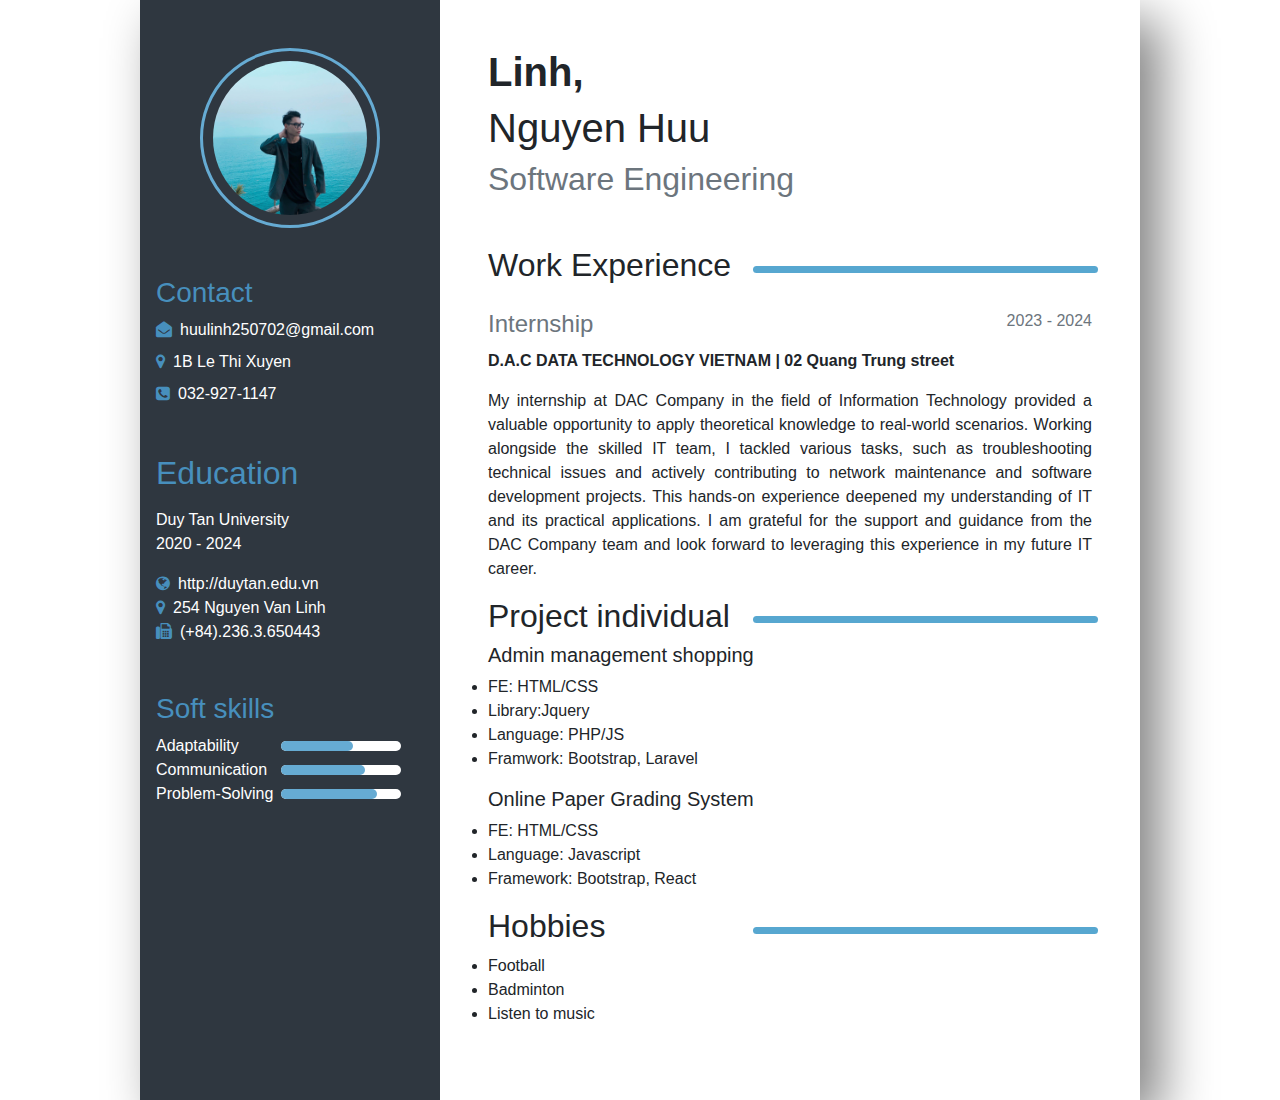
<file: index.html>
<!DOCTYPE html>
<html lang="en">

<head>
    <meta charset="UTF-8">
    <meta name="viewport" content="width=device-width, initial-scale=1.0">
    <title>CV</title>
    <link rel="stylesheet" href="./style.css">
    <link rel="stylesheet" href="https://cdn.jsdelivr.net/npm/bootstrap@4.3.1/dist/css/bootstrap.min.css"
        integrity="sha384-ggOyR0iXCbMQv3Xipma34MD+dH/1fQ784/j6cY/iJTQUOhcWr7x9JvoRxT2MZw1T" crossorigin="anonymous">
    <link rel="stylesheet" href="https://cdnjs.cloudflare.com/ajax/libs/font-awesome/4.7.0/css/font-awesome.min.css">
    <link href="https://cdn.jsdelivr.net/npm/bootstrap@5.3.2/dist/css/bootstrap.min.css" rel="stylesheet"
        integrity="sha384-T3c6CoIi6uLrA9TneNEoa7RxnatzjcDSCmG1MXxSR1GAsXEV/Dwwykc2MPK8M2HN" crossorigin="anonymous">

</head>

<body>
    <div id="main">
        <div id="sidebar">
            <div class="avatar mt-5">
                    <div class="line-avatar">
                        <img id="avatar" src="./image/avatar.jpg" alt="anh avatar">
                    </div>
            </div>

            <div class="contact ml-3">
                <h3 class="color-text-sidebar mt-5 fs-3">Contact</h3>

                <p class="text-white mt-2"><i class="fa fa-envelope-open mr-2 color-text-sidebar"
                        aria-hidden="true"></i>huulinh250702@gmail.com</p>
                <p class="text-white mt-2"><i class="fa fa-map-marker mr-2 color-text-sidebar" aria-hidden="true"></i>1B Le Thi Xuyen</p>
                <p class="text-white mt-2"><i class="fa fa-phone-square color-text-sidebar mr-2"
                        aria-hidden="true"></i>032-927-1147</p>
            </div>
            <div class="education ml-3 mt-5">
                <h2 class="color-text-sidebar">Education</h2>
                <p class="text-white mt-3">Duy Tan University </p>
                <p class="text-white">2020 - 2024</p>
                
                <p class="text-white mt-3"><i class="fa fa-globe mr-2 color-text-sidebar"
                        aria-hidden="true"></i>http://duytan.edu.vn</p>
                <p class="text-white"><i class="fa fa-map-marker mr-2 color-text-sidebar" aria-hidden="true"></i>254 Nguyen Van Linh</p>
                <p class="text-white"><i class="fa fa-fax mr-2 color-text-sidebar"
                        aria-hidden="true"></i>(+84).236.3.650443</p>
                
                </div>

            <table class="skill ml-3 mt-5">
                <tr>
                    <td><h3 class="color-text-sidebar">Soft skills</h3></td>
                </tr>
                <tr class="flex-column">
                    <td>
                        <p class="content-rate text-white fs-5 mr-2">Adaptability</p>
                    </td>
                    <td>
                        <div class="rate">
                            <div class="item-rating rating-bar1"></div>
                        </div>
                    </td>
                </tr>
                <tr class="flex-column">
                    <td>
                        <p class="content-rate text-white fs-5 mr-2">Communication</p>
                    </td>
                    <td>
                        <div class="rate">
                            <div class="item-rating rating-bar2"></div>
                        </div>
                    </td>
                </tr>
                <tr class="flex-column">
                    <td>
                        <p class="content-rate text-white fs-5 mr-2">Problem-Solving</p>
                    </td>
                    <td>
                        <div class="rate">
                            <div class="item-rating rating-bar3"></div>
                        </div>
                    </td>
                </tr>

            </table>

        </div>
        <div class="content">
            <div class="ml-5">
                <div class="name fs-1 mt-5">
                    <h1> <b>Linh,</b></h1>
                    <h1>Nguyen Huu</h1>

                    <h2 class="text-secondary">Software Engineering</h2>
                </div>

                <div class="experience mt-5 skill-rate w-100 ">
                    <h2 class="mr-3 text-experience">Work Experience</h2>
                    <div class="line-header">
                        <div class="item-rating line"></div>
                    </div>
                </div>

                <div class="content-experience mt-3">
                    <div class="header-experience text-secondary">
                        <h4>Internship</h4>
                        <p class="fs-5 mr-5">2023 - 2024</p>
                    </div>
                    <div class="mr-5">
                        <p> <b>D.A.C DATA TECHNOLOGY VIETNAM | 02 Quang Trung street</b></p>
                        <p class="text-justify">
                            My internship at DAC Company in the field of Information Technology provided a valuable opportunity to apply theoretical knowledge to real-world scenarios.
                            Working alongside the skilled IT team, I tackled various tasks, such as troubleshooting technical issues and actively contributing to network maintenance and software development projects. 
                            This hands-on experience deepened my understanding of IT and its practical applications. 
                            I am grateful for the support and guidance from the DAC Company team and look forward to leveraging this experience in my future IT career.
                        </p>
                    </div>
                    
                </div>

                <div class="project mt-3 skill-rate w-100 ">
                    <div>
                        <h2 class="mr-3 text-project">Project individual</h2>
                    </div>
                    <div class="line-header">
                        <div class="item-rating line"></div>
                    </div>
                </div>
                <div class="content-project">
                    <ul>
                        <h5>Admin management shopping</h5>
                        
                        <li>FE: HTML/CSS</li>
                        <li>Library:Jquery</li>
                        <li>Language: PHP/JS</li>
                        <li>Framwork: Bootstrap, Laravel</li>

                    </ul>

                    <ul>
                        <h5>Online Paper Grading System</h5>
                        
                        <li>FE: HTML/CSS</li>
                        <li>Language: Javascript</li>
                        <li>Framework: Bootstrap, React</li>

                    </ul>
                </div>

                <div class="hobbies mt-3 skill-rate w-100 ">
                    <div>
                        <h2 class="mr-3 text-hobbies">Hobbies</h2>
                    </div>
                    <div class="line-header">
                        <div class="item-rating line"></div>
                    </div>
                </div>
                <div class="content-hobbies">
                    <ul>
                        <li>Football</li>
                        <li>Badminton</li>
                        <li>Listen to music</li>

                    </ul>
                </div>

            </div>
        </div>
    </div>
    <script src="https://cdn.jsdelivr.net/npm/bootstrap@5.3.2/dist/js/bootstrap.bundle.min.js"
        integrity="sha384-C6RzsynM9kWDrMNeT87bh95OGNyZPhcTNXj1NW7RuBCsyN/o0jlpcV8Qyq46cDfL"
        crossorigin="anonymous"></script>
</body>

</html>
</file>
<file: style.css>
* {
    padding: 0;
    margin: 0;
    box-sizing: border-box;
    /* top: 0; */
}

html {
    font-family: "Lato" sans-serif;
}

/* Dung chung */
.color-text-sidebar {
    color: #478fbd;
}

.mb-20{
    margin-bottom: 20px;
}

.w-100 {
    width: 100vh;
}

.fr {
    float: right;
}

p.text-white {
    margin-bottom: 0px;
}

/*  */
#main {
    display: flex;
    width: 1000px;
    margin: auto;
    box-shadow: 20px 20px 50px grey;
}

#sidebar {
    /* position: fixed; */
    top: 0;
    left: 0;
    background-color: #2f3740;
    height: 1100px;
    /* height: 100vh; */
    width: 30%;
}

img#avatar {
    height: 50%;
    border-radius: 50%;
    width: 60%;
    display: block;
    margin: 0 auto;
    border: 3px solid #66abd3;
    padding: 10px;
}

.avatar {
    text-align: center;
}

.skill-rate {
    display: flex;
    align-items: center;
}

p.content-rate {
    margin: auto;
}

.rate {
    background-color: white;
    height: 10px;
    width: 120px;
    border-radius: 5px;

}

.rate-header {
    margin-left: 200px;
}

.item-rating {
    background-color: #66abd3;
    border-radius: 5px;
    height: 100%;
}

.rating-bar1 {
    width: 60%;
}

.rating-bar2 {
    width: 70%;
}

.rating-bar3 {
    width: 80%;
}

.line {
    /* width: 100%; */
    height: 7px;
    background-color: #57a7d0;
    width: 345px;
}

.content {
    width: 70%;
    float: right;
}



/*------------------------------- Content----------------------- */
.name {
    /* margin-left: 50px; */
}

.header-experience {
    display: flex;
    justify-content: space-between;
    align-items: center;
}
.text-experience, .text-project, .text-hobbies {
    width: 249px;
    display: inline-block;
}


@media (max-width: 1000px) {
    #main {
        flex-direction: column;
        width: 100%;
    }


    #sidebar {
        width: 100%;
        height: 100%;
    }

    .content {
        width: 100%;
    }

    .line-title {
        justify-content: flex-start;
    }
    
    
}
@media (max-width: 1000px) and (min-width: 610px) {
    #main {
        width: 100%;
    }
    .line{
        margin-left: 50px;
    }
    .text-experience, .text-project, .text-hobbies {
        width: auto;
        display: inline-block;
    }
}

@media (max-width: 800px) {
    .content {
        width: 100%;
        padding: 10px;
    }

    #avatar {
        width: 50%;
        /* Adjust the width as needed */
        height: 50%;
        /* This maintains the aspect ratio */
    }

    .line-title {
        justify-content: flex-start;/
    }

}

@media (max-width: 600px) {
    .experience,.hobbies,.project  {
        display: flex;
        flex-direction: column;
    }
    .line {
        width: 250px;
    }
    .text-hobbies {
        margin-left: 150px;
    }
    .text-project {
        margin-left: 50px;
    }
    .text-experience{
        margin-left: 56px;
    }
    
}
@media (max-width: 320px) {
    .flex-column{
        display: flex;
        flex-direction: column;
    
    }
}
</file>
